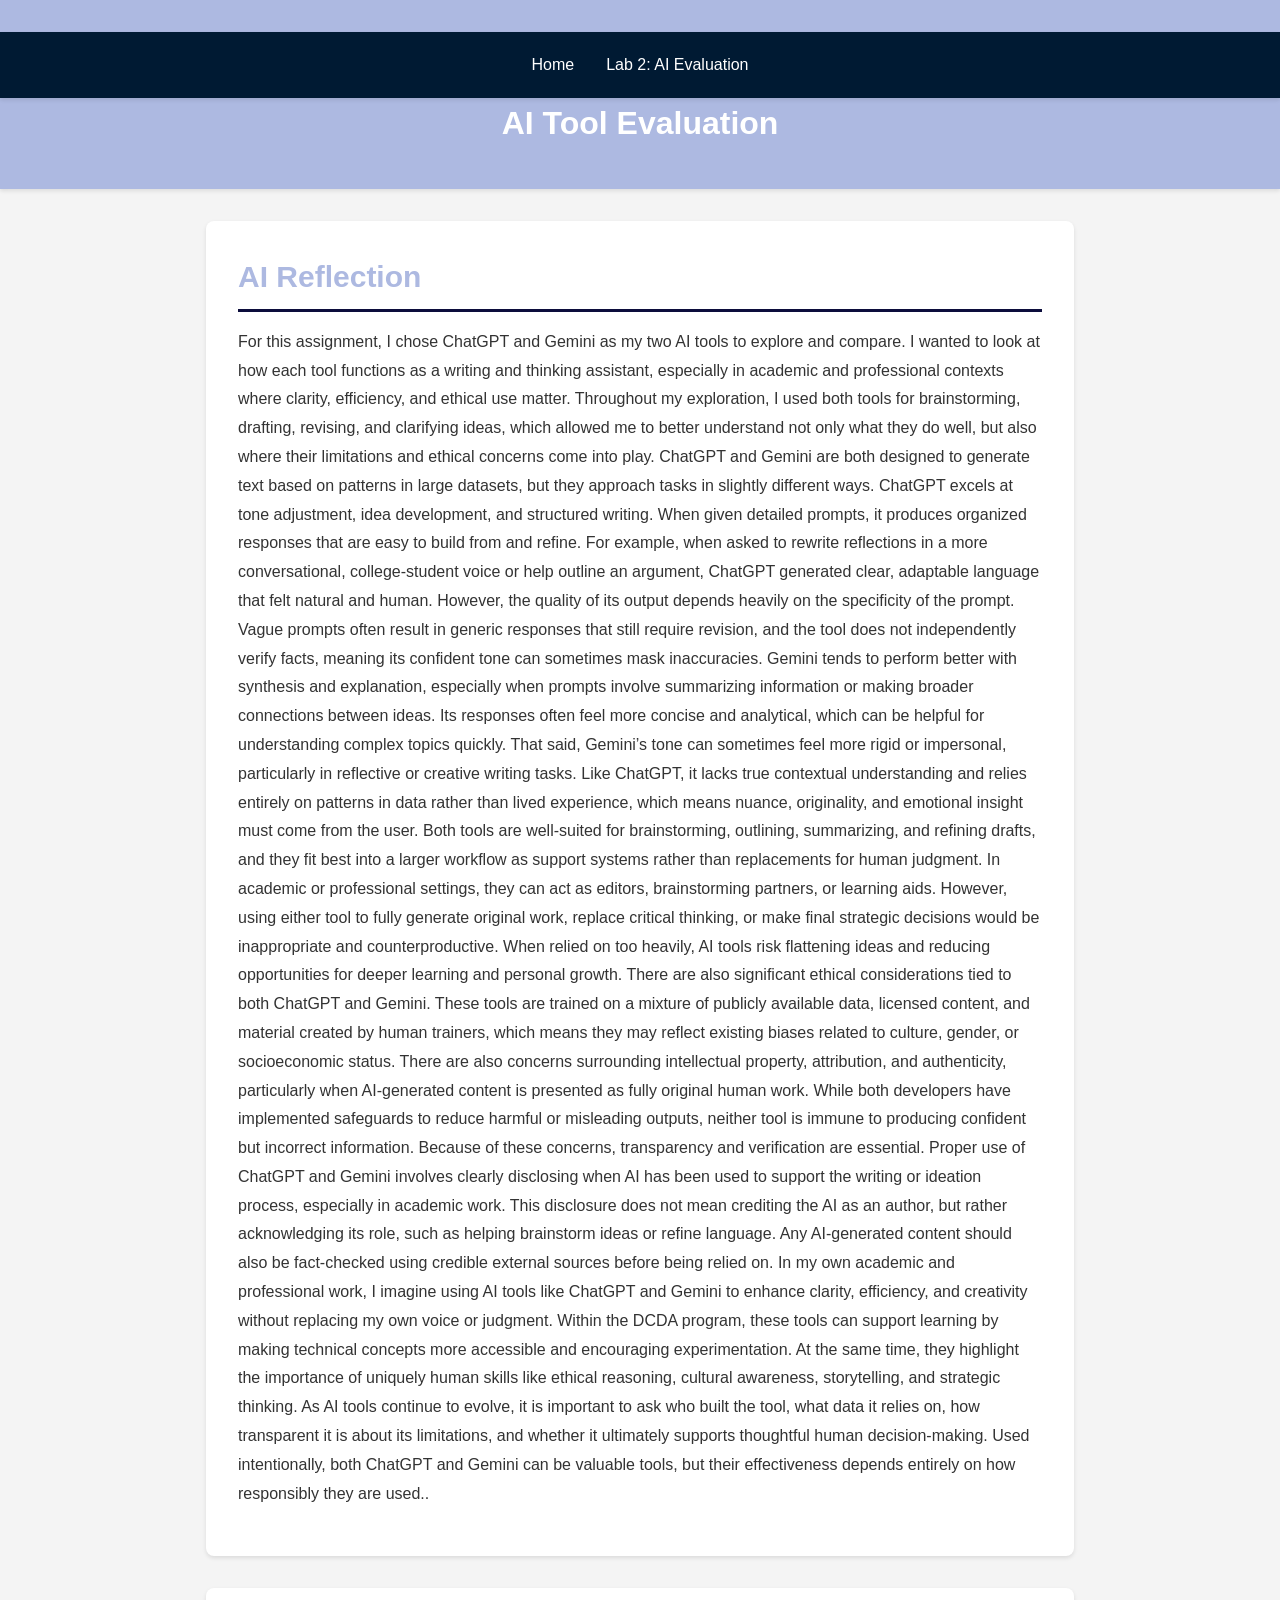
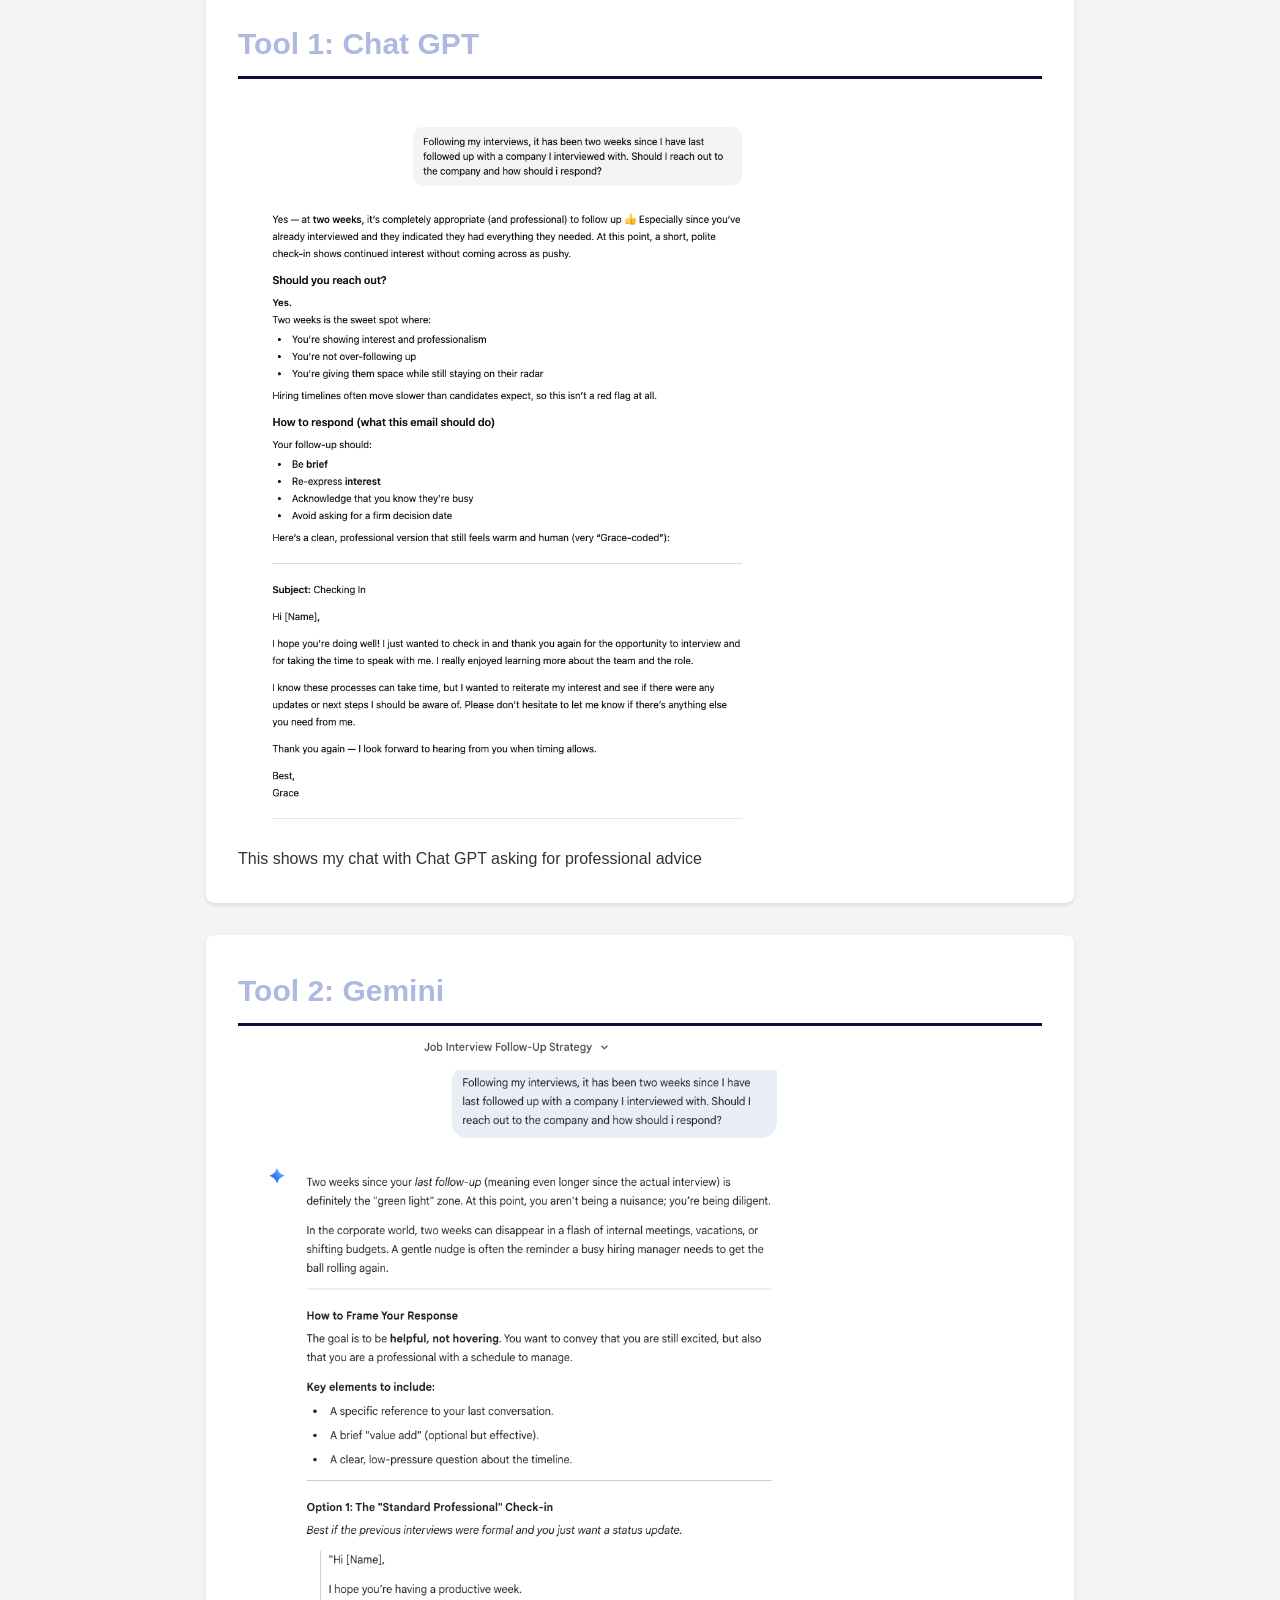
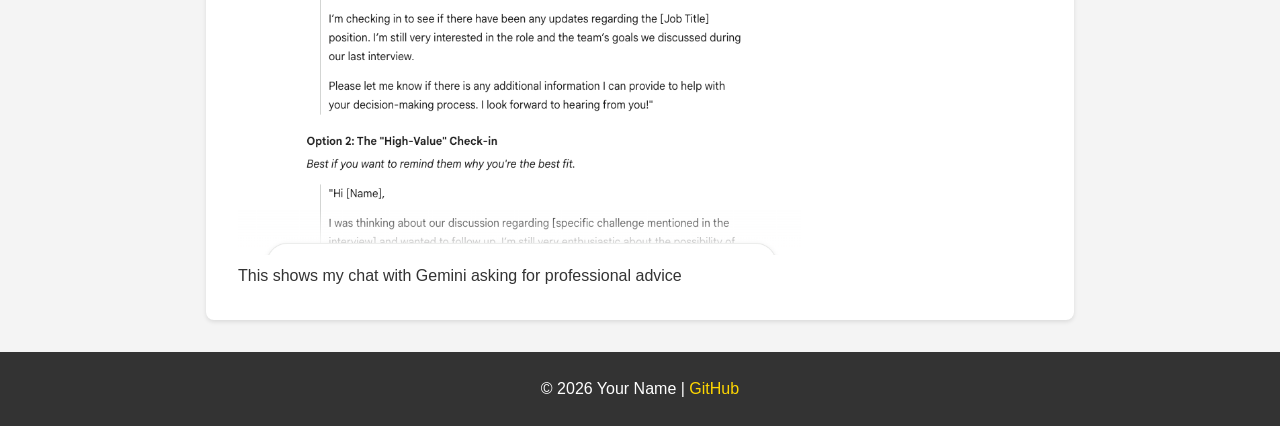
<file: lab02.html>
<!DOCTYPE html>
<html lang="en">
<head>
    <meta charset="UTF-8">
    <meta name="viewport" content="width=device-width, initial-scale=1.0">
    <title>AI Evaluation | Your Name</title>
    <link rel="stylesheet" href="css/styles.css">
</head>
<body>
    <header>
        <nav>
            <a href="index.html">Home</a>
            <a href="lab02.html" class="active">Lab 2: AI Evaluation</a>
            <!-- Add more lab links as the semester progresses -->
        </nav>
        <h1>AI Tool Evaluation</h1>
    </header>

    <main>
        <section>
            <h2>AI Reflection</h2>
            <p>For this assignment, I chose ChatGPT and Gemini as my two AI tools to explore and compare. I wanted to look at how each tool functions as a writing and thinking assistant, especially in academic and professional contexts where clarity, efficiency, and ethical use matter. Throughout my exploration, I used both tools for brainstorming, drafting, revising, and clarifying ideas, which allowed me to better understand not only what they do well, but also where their limitations and ethical concerns come into play.

ChatGPT and Gemini are both designed to generate text based on patterns in large datasets, but they approach tasks in slightly different ways. ChatGPT excels at tone adjustment, idea development, and structured writing. When given detailed prompts, it produces organized responses that are easy to build from and refine. For example, when asked to rewrite reflections in a more conversational, college-student voice or help outline an argument, ChatGPT generated clear, adaptable language that felt natural and human. However, the quality of its output depends heavily on the specificity of the prompt. Vague prompts often result in generic responses that still require revision, and the tool does not independently verify facts, meaning its confident tone can sometimes mask inaccuracies.

Gemini tends to perform better with synthesis and explanation, especially when prompts involve summarizing information or making broader connections between ideas. Its responses often feel more concise and analytical, which can be helpful for understanding complex topics quickly. That said, Gemini’s tone can sometimes feel more rigid or impersonal, particularly in reflective or creative writing tasks. Like ChatGPT, it lacks true contextual understanding and relies entirely on patterns in data rather than lived experience, which means nuance, originality, and emotional insight must come from the user.

Both tools are well-suited for brainstorming, outlining, summarizing, and refining drafts, and they fit best into a larger workflow as support systems rather than replacements for human judgment. In academic or professional settings, they can act as editors, brainstorming partners, or learning aids. However, using either tool to fully generate original work, replace critical thinking, or make final strategic decisions would be inappropriate and counterproductive. When relied on too heavily, AI tools risk flattening ideas and reducing opportunities for deeper learning and personal growth.

There are also significant ethical considerations tied to both ChatGPT and Gemini. These tools are trained on a mixture of publicly available data, licensed content, and material created by human trainers, which means they may reflect existing biases related to culture, gender, or socioeconomic status. There are also concerns surrounding intellectual property, attribution, and authenticity, particularly when AI-generated content is presented as fully original human work. While both developers have implemented safeguards to reduce harmful or misleading outputs, neither tool is immune to producing confident but incorrect information.

Because of these concerns, transparency and verification are essential. Proper use of ChatGPT and Gemini involves clearly disclosing when AI has been used to support the writing or ideation process, especially in academic work. This disclosure does not mean crediting the AI as an author, but rather acknowledging its role, such as helping brainstorm ideas or refine language. Any AI-generated content should also be fact-checked using credible external sources before being relied on.

In my own academic and professional work, I imagine using AI tools like ChatGPT and Gemini to enhance clarity, efficiency, and creativity without replacing my own voice or judgment. Within the DCDA program, these tools can support learning by making technical concepts more accessible and encouraging experimentation. At the same time, they highlight the importance of uniquely human skills like ethical reasoning, cultural awareness, storytelling, and strategic thinking. As AI tools continue to evolve, it is important to ask who built the tool, what data it relies on, how transparent it is about its limitations, and whether it ultimately supports thoughtful human decision-making. Used intentionally, both ChatGPT and Gemini can be valuable tools, but their effectiveness depends entirely on how responsibly they are used..</p>
        </section>

        <section>
  <h2>Tool 1: Chat GPT</h2>

  <figure>
            <img src="chat gpt .png" alt="Screenshot of ChatGPT interface" style="max-width: 70%;">
    <figcaption>This shows my chat with Chat GPT asking for professional advice</figcaption>
  </figure>
</section>

<section>
  <h2>Tool 2: Gemini</h2>

  <figure>
    <img src="images/Gemini.png" alt="Screenshot of Gemini interface" style="max-width: 70%;">
    <figcaption>This shows my chat with Gemini asking for professional advice</figcaption>
  </figure>
</section>
        
    </main>

    <footer>
        <p>&copy; 2026 Your Name | <a href="https://github.com/yourusername/dcda-portfolio">GitHub</a></p>
    </footer>
</body>
</html>
</file>
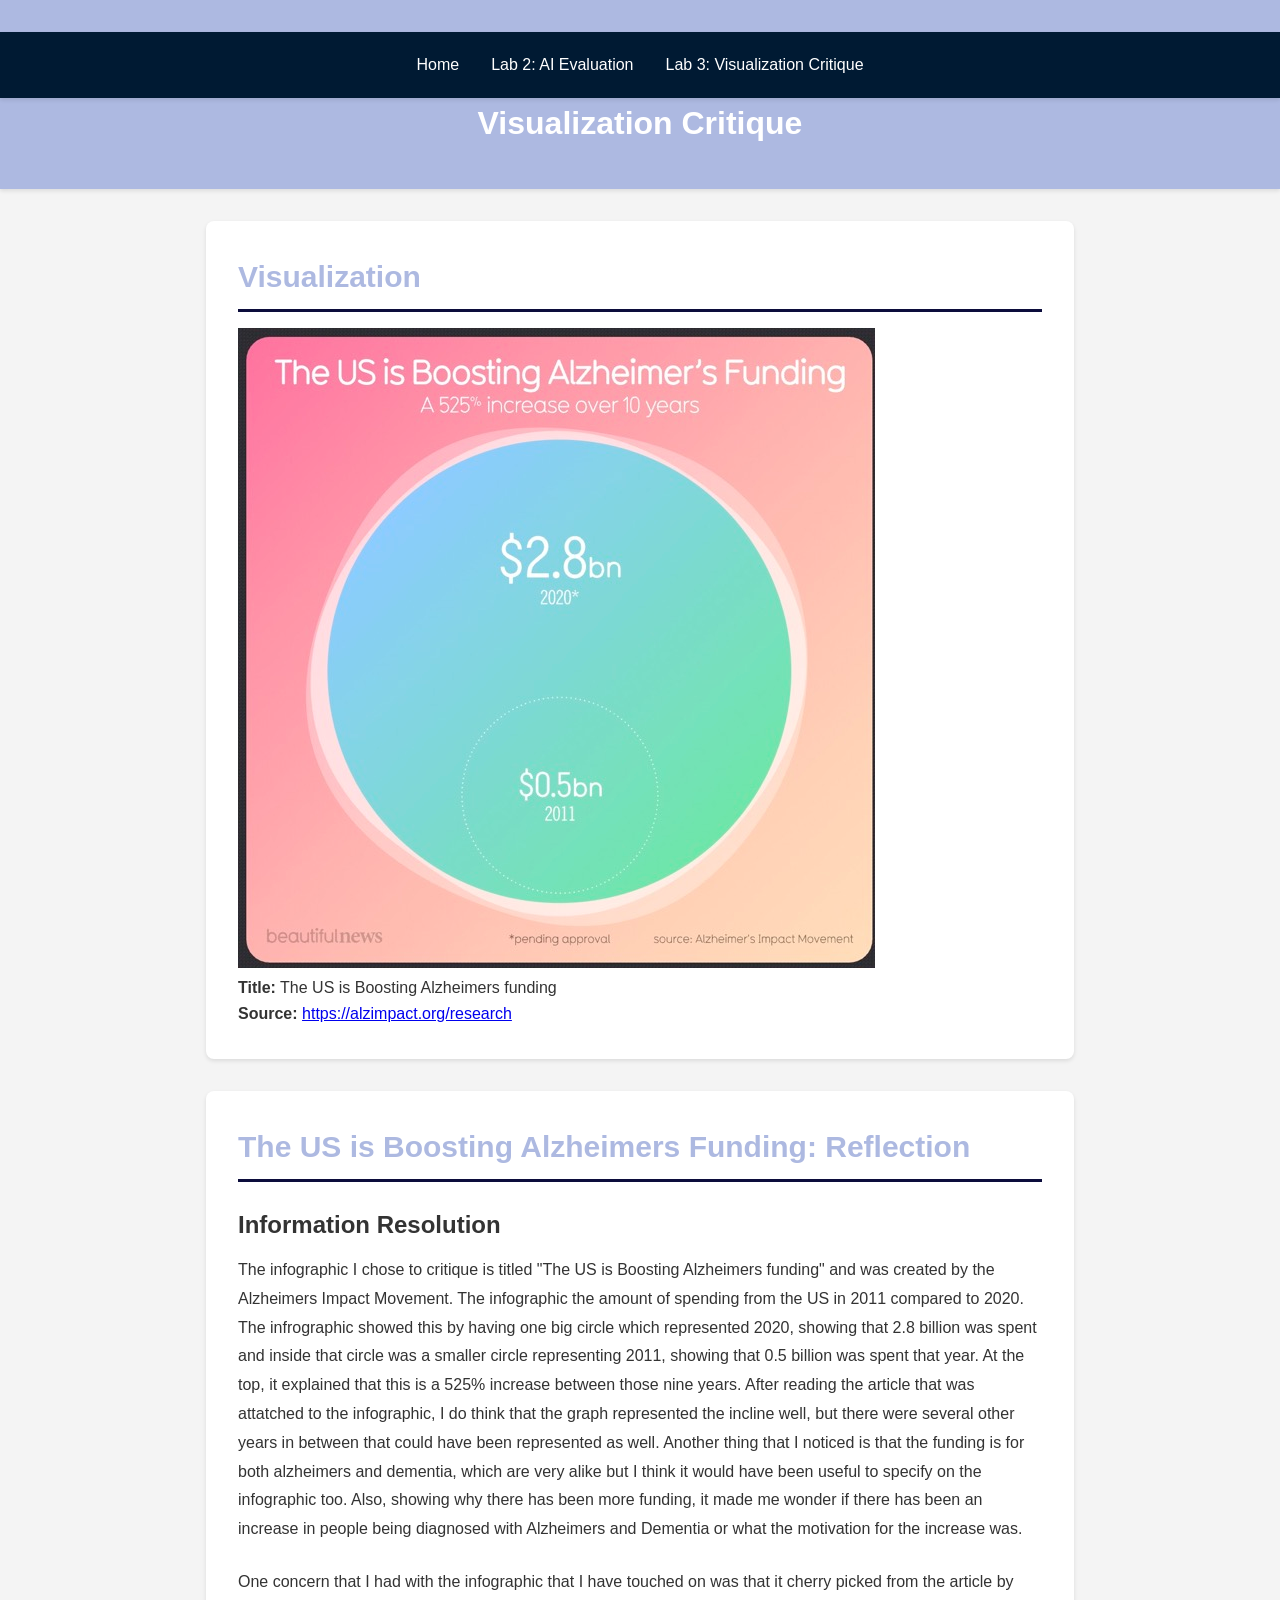
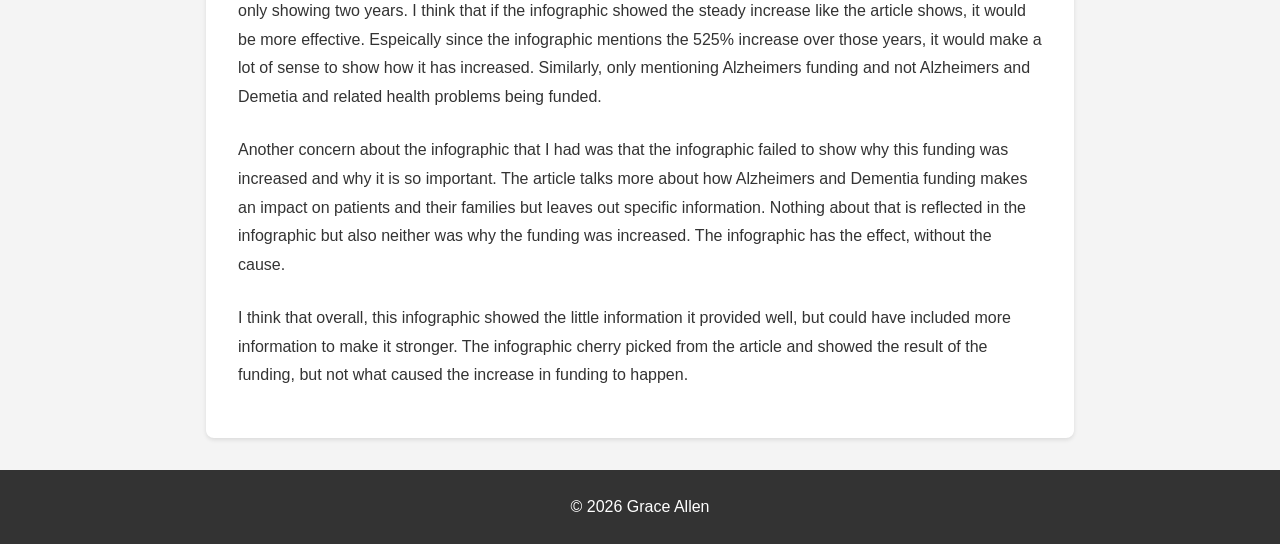
<file: lab03.html>
<!DOCTYPE html>
<html lang="en">
<head>
    <meta charset="UTF-8">
    <meta name="viewport" content="width=device-width, initial-scale=1.0">
    <title>Visualization Critique | Your Name</title>
    <link rel="stylesheet" href="css/styles.css">
</head>
<body>
    <header>
        <nav>
            <a href="index.html">Home</a>
            <a href="lab02.html">Lab 2: AI Evaluation</a>
            <a href="lab03.html" class="active">Lab 3: Visualization Critique</a>
            <!-- Add more lab links as the semester progresses -->
        </nav>
        <h1>Visualization Critique</h1>
    </header>

    <main>
        <section>
            <h2>Visualization</h2>
            <figure>
                <img src="images/infographic.jpeg" alt="Alzheimer’s funding infographic">
                <figcaption>
                    <strong>Title:</strong> The US is Boosting Alzheimers funding<br>
                    <strong>Source:</strong> <a href="[URL]" target="_blank">https://alzimpact.org/research</a>
                </figcaption>
            </figure>
        </section>

        <section>
            <h2>The US is Boosting Alzheimers Funding: Reflection</h2>
            </h2>
            
            <h3>Information Resolution</h3>
            <p>The infographic I chose to critique is titled "The US is Boosting Alzheimers funding" and was created by the Alzheimers Impact Movement. The infographic the amount of spending from the US in 2011 compared to 2020. The infrographic showed this by having one big circle which represented 2020, showing that 2.8 billion was spent and inside that circle was a smaller circle representing 2011, showing that 0.5 billion was spent that year. At the top, it explained that this is a 525% increase between those nine years. After reading the article that was attatched to the infographic, I do think that the graph represented the incline well, but there were several other years in between that could have been represented as well. Another thing that I noticed is that the funding is for both alzheimers and dementia, which are very alike but I think it would have been useful to specify on the infographic too. Also, showing why there has been more funding, it made me wonder if there has been an increase in people being diagnosed with Alzheimers and Dementia or what the motivation for the increase was.    </p>

            <h3></h3>
            <p>One concern that I had with the infographic that I have touched on was that it cherry picked from the article by only showing two years. I think that if the infographic showed the steady increase like the article shows, it would be more effective. Espeically since the infographic mentions the 525% increase over those years, it would make a lot of sense to show how it has increased. Similarly, only mentioning Alzheimers funding and not Alzheimers and Demetia and related health problems being funded.    </p>

            <h3></h3>
            <p> Another concern about the infographic that I had was that the infographic failed to show why this funding was increased and why it is so important. The article talks more about how Alzheimers and Dementia funding makes an impact on patients and their families but leaves out specific information. Nothing about that is reflected in the infographic but also neither was why the funding was increased. The infographic has the effect, without the cause. </p>

            <h3></h3>
            <p>I think that overall, this infographic showed the little information it provided well, but could have included more information to make it stronger. The infographic cherry picked from the article and showed the result of the funding, but not what caused the increase in funding to happen.  </p>
        </section>
    </main>

    <footer>
        <p>© 2026 Grace Allen</p>
    </footer>
</body>
</html>
</file>
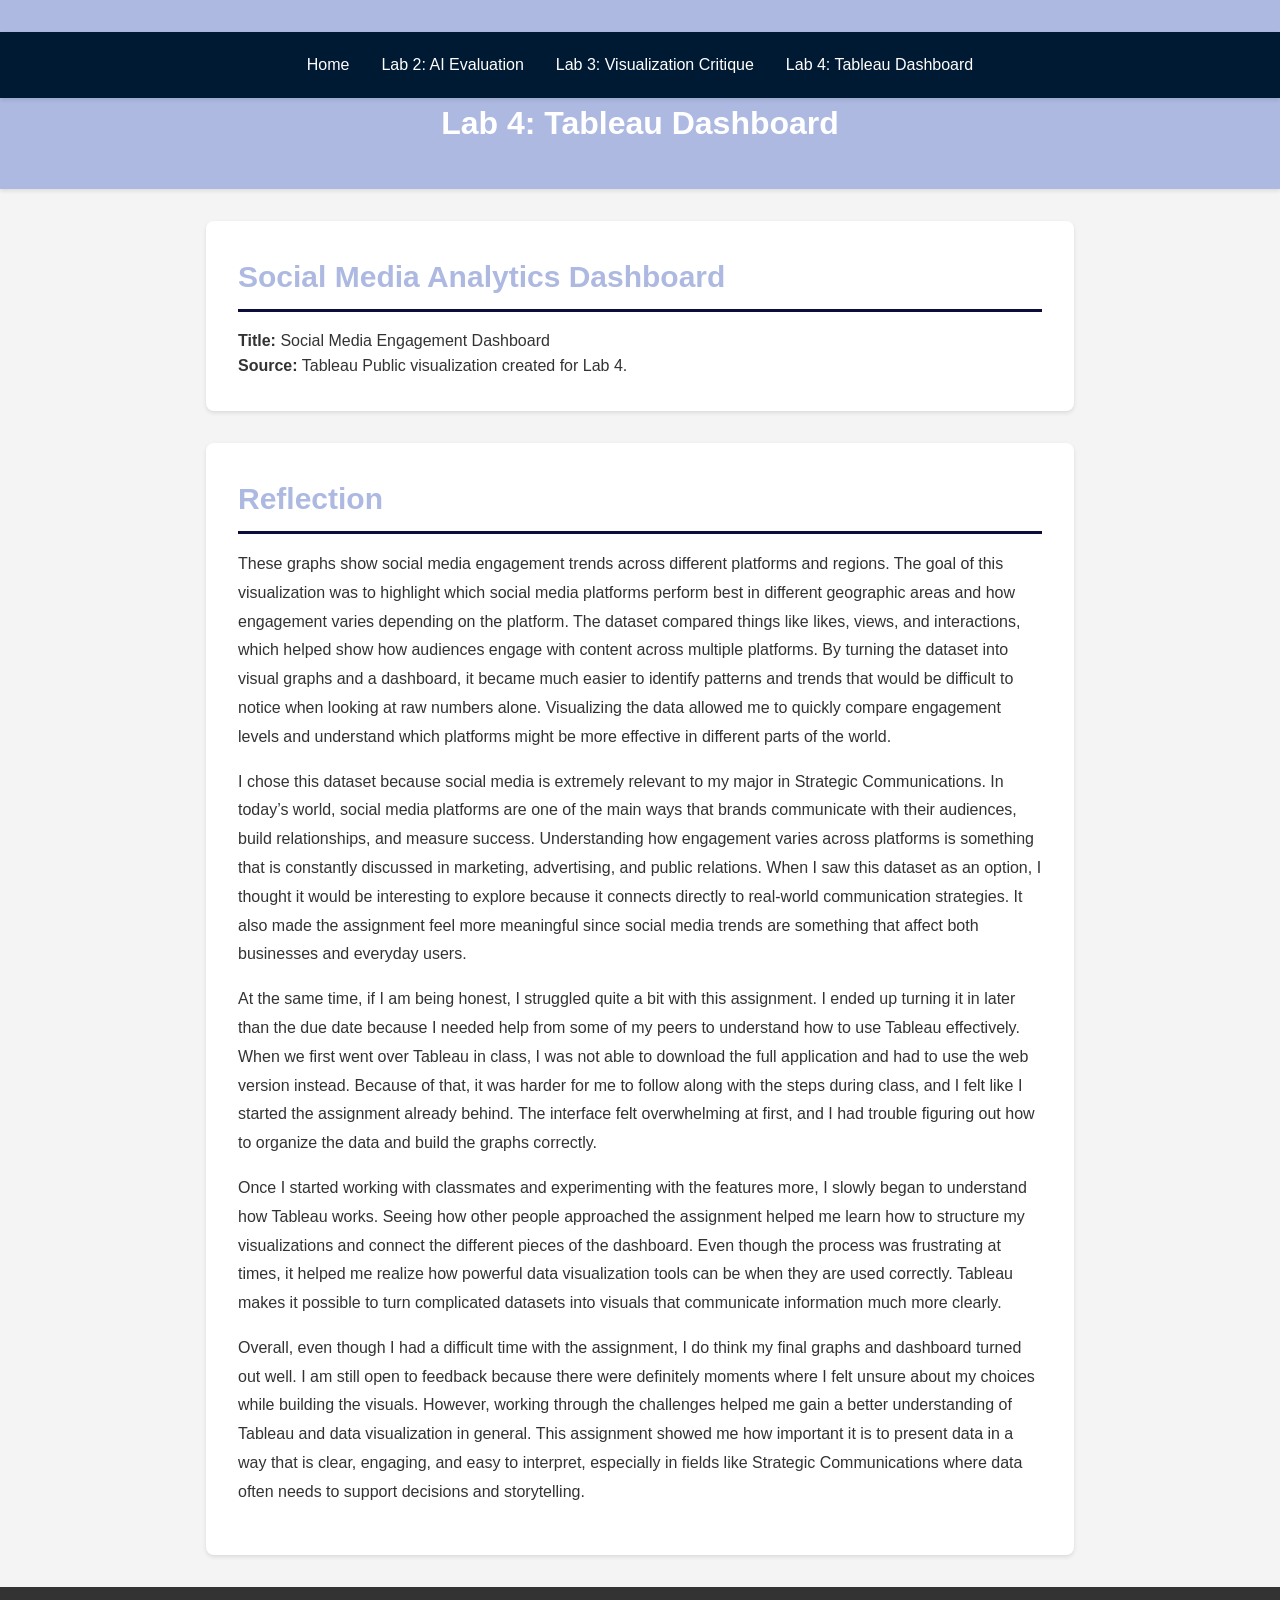
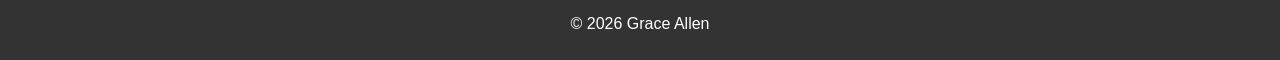
<file: lab04.html>
<!DOCTYPE html>
<html lang="en">
<head>
    <meta charset="UTF-8">
    <meta name="viewport" content="width=device-width, initial-scale=1.0">
    <title>Lab 4: Tableau Dashboard | Grace Allen</title>
    <link rel="stylesheet" href="css/styles.css">
</head>
<body>

<header>
    <nav>
        <a href="index.html">Home</a>
        <a href="lab02.html">Lab 2: AI Evaluation</a>
        <a href="lab03.html">Lab 3: Visualization Critique</a>
        <a href="lab04.html" class="active">Lab 4: Tableau Dashboard</a>
    </nav>
    <h1>Lab 4: Tableau Dashboard</h1>
</header>

<main>

<section>
    <h2>Social Media Analytics Dashboard</h2>

    <figure>

        <!-- TABLEAU EMBED START -->
        <div class='tableauPlaceholder' id='viz1771348802297' style='position: relative'>
            <noscript>
                <a href='#'>
                    <img alt='Dashboard'
                         src='https://public.tableau.com/static/images/La/Lab04_17713487631030/Dashboard1/1_rss.png'
                         style='border: none' />
                </a>
            </noscript>

            <object class='tableauViz' style='display:none;'>
                <param name='host_url' value='https%3A%2F%2Fpublic.tableau.com%2F' />
                <param name='embed_code_version' value='3' />
                <param name='site_root' value='' />
                <param name='name' value='Lab04_17713487631030/Dashboard1' />
                <param name='tabs' value='no' />
                <param name='toolbar' value='yes' />
                <param name='static_image'
                       value='https://public.tableau.com/static/images/La/Lab04_17713487631030/Dashboard1/1.png' />
                <param name='animate_transition' value='yes' />
                <param name='display_static_image' value='yes' />
                <param name='display_spinner' value='yes' />
                <param name='display_overlay' value='yes' />
                <param name='display_count' value='yes' />
                <param name='language' value='en-US' />
                <param name='filter' value='publish=yes' />
            </object>
        </div>

        <script type='text/javascript'>
            var divElement = document.getElementById('viz1771348802297');
            var vizElement = divElement.getElementsByTagName('object')[0];

            if (divElement.offsetWidth > 800) {
                vizElement.style.width = '100%';
                vizElement.style.height = (divElement.offsetWidth * 0.75) + 'px';
            } else if (divElement.offsetWidth > 500) {
                vizElement.style.width = '100%';
                vizElement.style.height = (divElement.offsetWidth * 0.75) + 'px';
            } else {
                vizElement.style.width = '100%';
                vizElement.style.height = '1027px';
            }

            var scriptElement = document.createElement('script');
            scriptElement.src = 'https://public.tableau.com/javascripts/api/viz_v1.js';
            vizElement.parentNode.insertBefore(scriptElement, vizElement);
        </script>
        <!-- TABLEAU EMBED END -->

        <figcaption>
            <strong>Title:</strong> Social Media Engagement Dashboard<br>
            <strong>Source:</strong>
            Tableau Public visualization created for Lab 4.
        </figcaption>

    </figure>
</section>

<section>
    <h2>Reflection</h2>
    <p>
        These graphs show social media engagement trends across different platforms and regions. The goal of this visualization was to highlight which social media platforms perform best in different geographic areas and how engagement varies depending on the platform. The dataset compared things like likes, views, and interactions, which helped show how audiences engage with content across multiple platforms. By turning the dataset into visual graphs and a dashboard, it became much easier to identify patterns and trends that would be difficult to notice when looking at raw numbers alone. Visualizing the data allowed me to quickly compare engagement levels and understand which platforms might be more effective in different parts of the world.
    </p>

    <p>
        I chose this dataset because social media is extremely relevant to my major in Strategic Communications. In today’s world, social media platforms are one of the main ways that brands communicate with their audiences, build relationships, and measure success. Understanding how engagement varies across platforms is something that is constantly discussed in marketing, advertising, and public relations. When I saw this dataset as an option, I thought it would be interesting to explore because it connects directly to real-world communication strategies. It also made the assignment feel more meaningful since social media trends are something that affect both businesses and everyday users.
    </p>

    <p>
        At the same time, if I am being honest, I struggled quite a bit with this assignment. I ended up turning it in later than the due date because I needed help from some of my peers to understand how to use Tableau effectively. When we first went over Tableau in class, I was not able to download the full application and had to use the web version instead. Because of that, it was harder for me to follow along with the steps during class, and I felt like I started the assignment already behind. The interface felt overwhelming at first, and I had trouble figuring out how to organize the data and build the graphs correctly.
    </p>

    <p>
        Once I started working with classmates and experimenting with the features more, I slowly began to understand how Tableau works. Seeing how other people approached the assignment helped me learn how to structure my visualizations and connect the different pieces of the dashboard. Even though the process was frustrating at times, it helped me realize how powerful data visualization tools can be when they are used correctly. Tableau makes it possible to turn complicated datasets into visuals that communicate information much more clearly.
    </p>

    <p>
        Overall, even though I had a difficult time with the assignment, I do think my final graphs and dashboard turned out well. I am still open to feedback because there were definitely moments where I felt unsure about my choices while building the visuals. However, working through the challenges helped me gain a better understanding of Tableau and data visualization in general. This assignment showed me how important it is to present data in a way that is clear, engaging, and easy to interpret, especially in fields like Strategic Communications where data often needs to support decisions and storytelling.
    </p>
</section>

</main>

<footer>
    <p>© 2026 Grace Allen</p>
</footer>

</body>
</html>
</file>
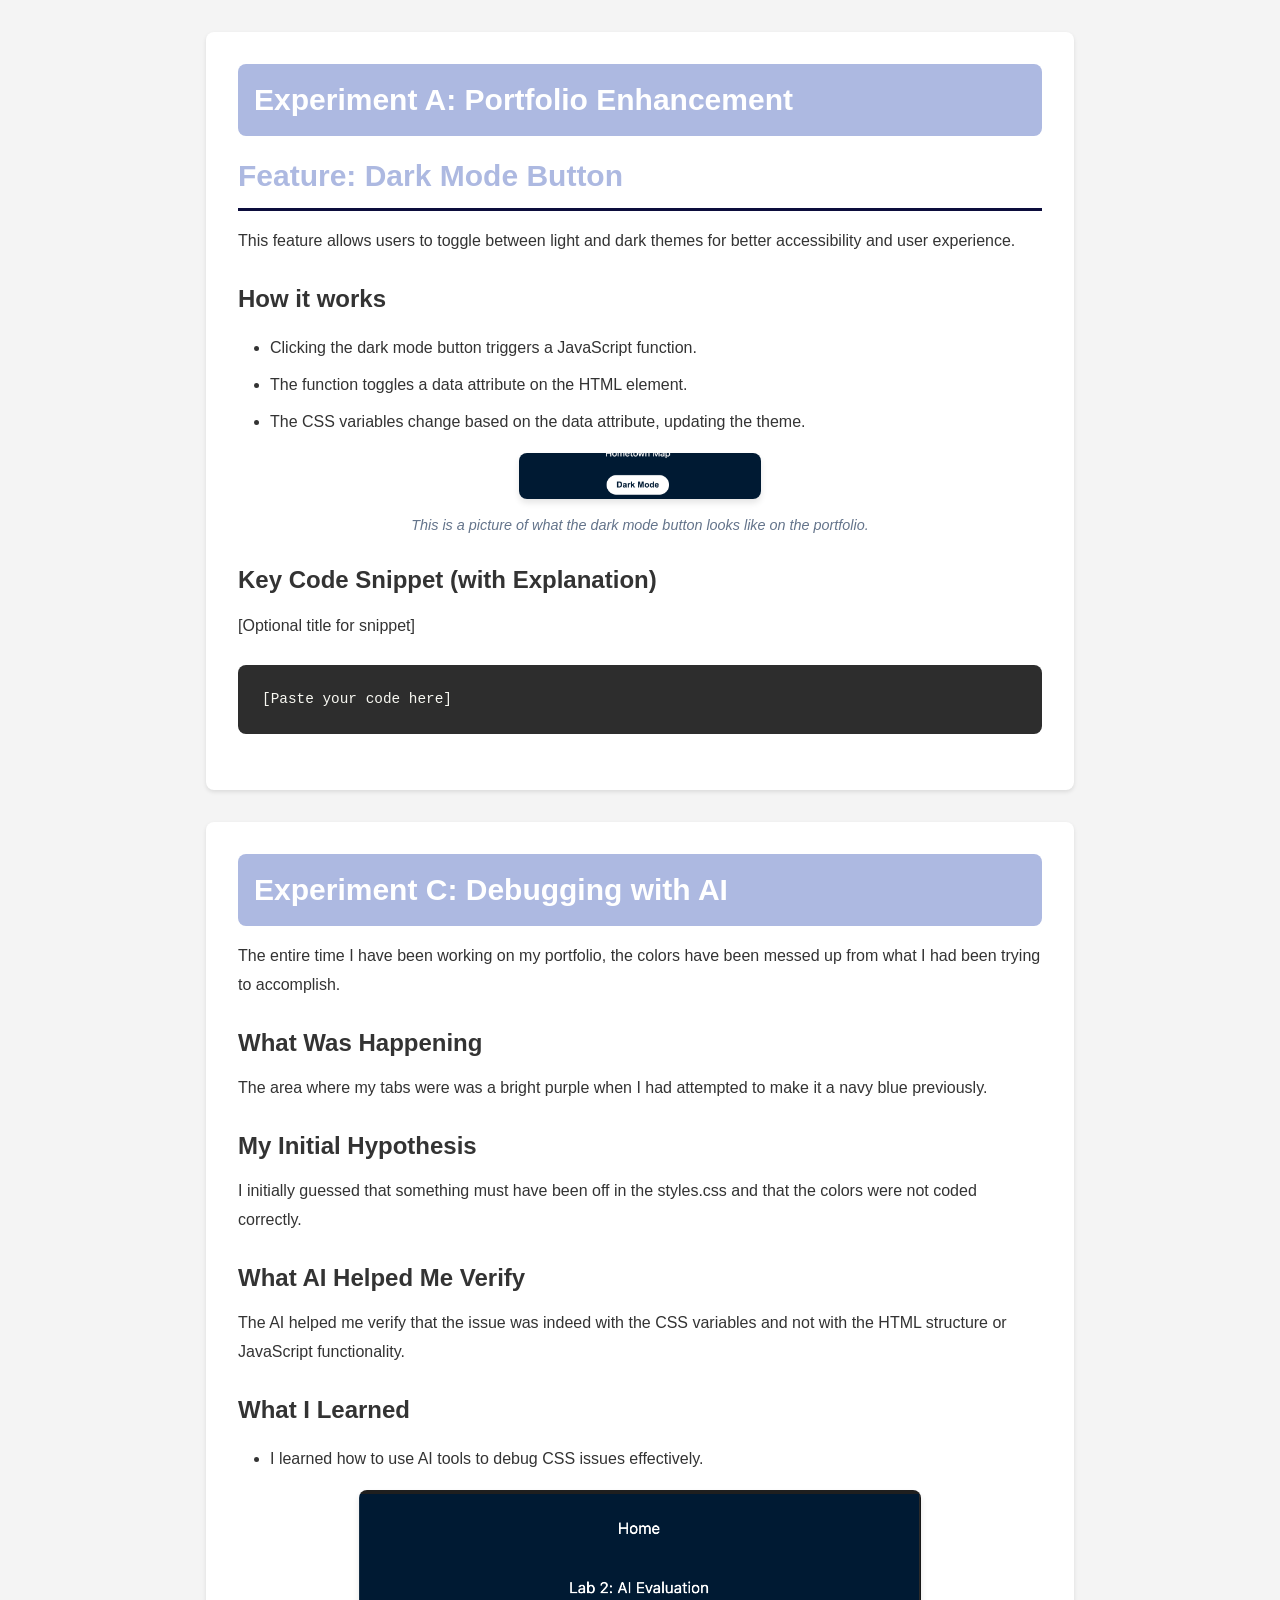
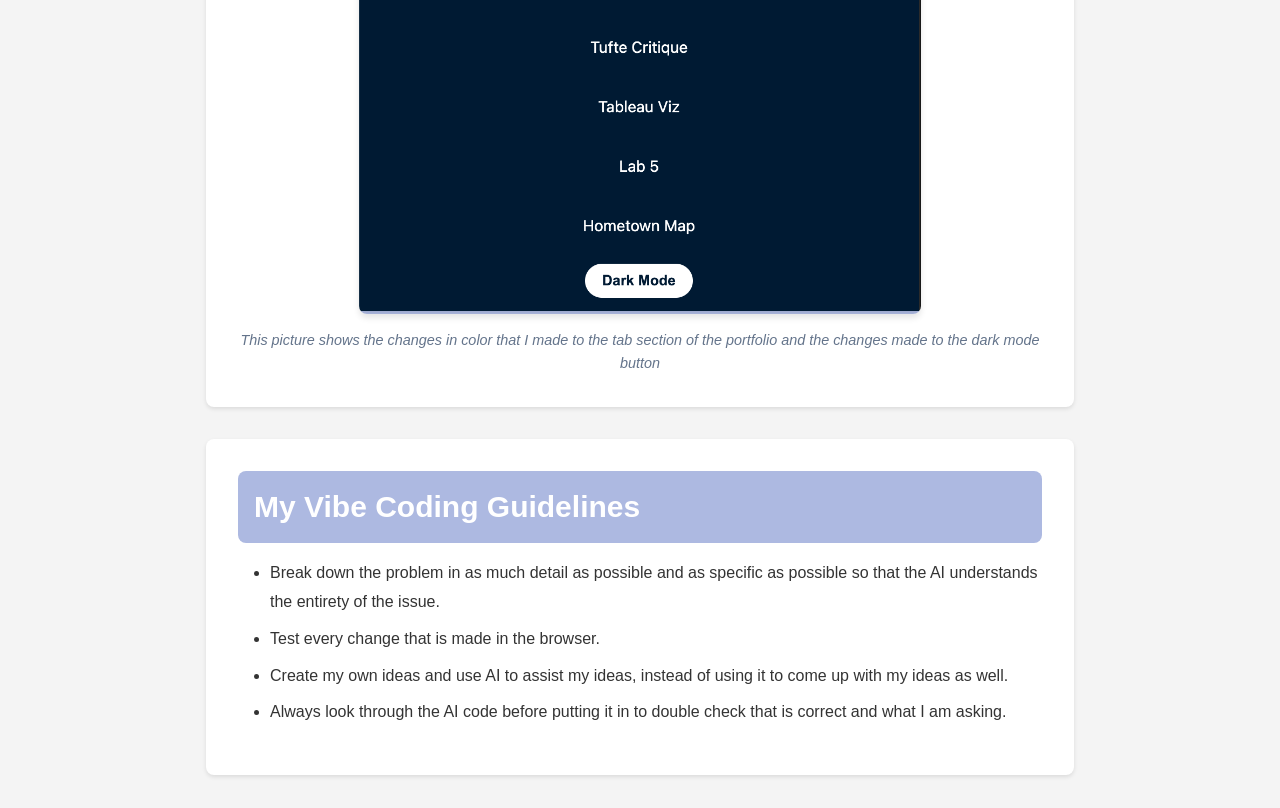
<file: lab05.html>
<!DOCTYPE html>
<html lang="en">
<head>
    <meta charset="UTF-8">
    <meta name="viewport" content="width=device-width, initial-scale=1.0">
    <title>Lab 4: Tableau Dashboard | Grace Allen</title>
    <link rel="stylesheet" href="css/styles.css">
</head>
<body>
<main>

  <section class="lab-section">
    <h2 class="exp-title">Experiment A: Portfolio Enhancement</h2>
    <div class="exp-divider"></div>

    <h2 class="feature-title">Feature: Dark Mode Button</h2>
    <p>This feature allows users to toggle between light and dark themes for better accessibility and user experience.</p>

    <h3>How it works</h3>
    <ul>
      <li>Clicking the dark mode button triggers a JavaScript function.</li>
      <li>The function toggles a data attribute on the HTML element.</li>
      <li>The CSS variables change based on the data attribute, updating the theme.</li>
    </ul>

    <figure class="image-card">
      <img src="images/darkmode.png" alt="[describe image]" />
      <figcaption>This is a picture of what the dark mode button looks like on the portfolio. </figcaption>
    </figure>

    <h3>Key Code Snippet (with Explanation)</h3>
    <p class="code-block-title">[Optional title for snippet]</p>
    <pre><code>[Paste your code here]</code></pre>
  </section>


  <section class="lab-section">
    <h2 class="exp-title">Experiment C: Debugging with AI</h2>
    <div class="exp-divider"></div>

    <p>The entire time I have been working on my portfolio, the colors have been messed up from what I had been trying to accomplish.</p>

    <h3>What Was Happening</h3>
    <p>The area where my tabs were was a bright purple when I had attempted to make it a navy blue previously. </p>

    <h3>My Initial Hypothesis</h3>
    <p>I initially guessed that something must have been off in the styles.css and that the colors were not coded correctly. </p>

    <h3>What AI Helped Me Verify</h3>
    <p>The AI helped me verify that the issue was indeed with the CSS variables and not with the HTML structure or JavaScript functionality.</p>

   
    <h3>What I Learned</h3>
    <ul>
      <li>I learned how to use AI tools to debug CSS issues effectively.</li>
    </ul>

    <figure class="image-card">
      <img src="images/partc.png" alt="[describe image]" style="max-width: 70%;" />
      <figcaption>This picture shows the changes in color that I made to the tab section of the portfolio and the changes made to the dark mode button</figcaption>
    </figure>
  </section>
<section class="lab-section">
  <h2 class="exp-title">My Vibe Coding Guidelines</h2>
  <div class="exp-divider"></div>

  <ul class="guidelines-list">
    <li>Break down the problem in as much detail as possible and as specific as possible so that the AI understands the entirety of the issue. </li>
    <li>Test every change that is made in the browser.</li>
    <li>Create my own ideas and use AI to assist my ideas, instead of using it to come up with my ideas as well. </li>
    <li>Always look through the AI code before putting it in to double check that is correct and what I am asking.  </li>
  </ul>
</section>
</main>
</body>
</html>
</file>
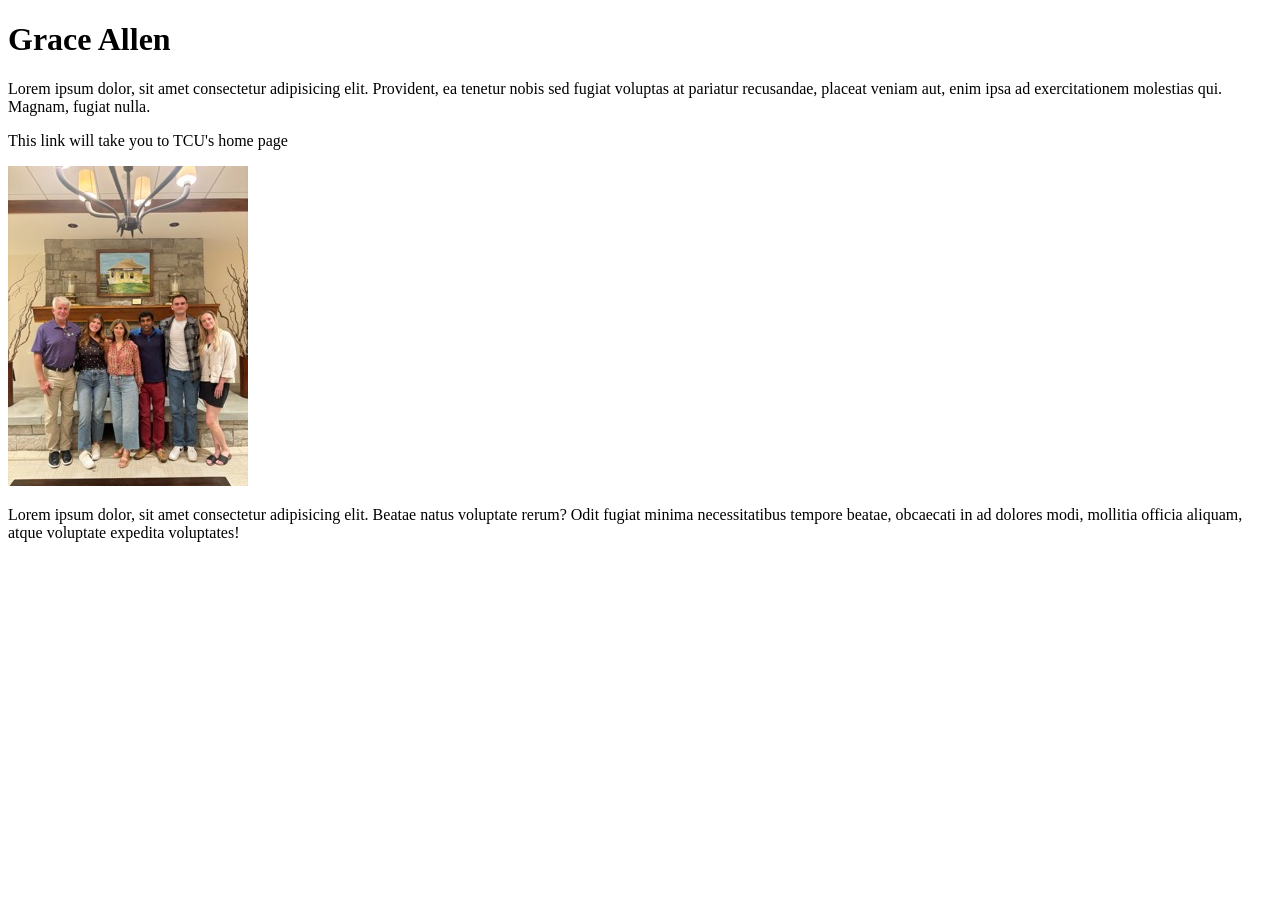
<file: sandbox.html>
<!DOCTYPE html>
<html lang="en">
<head>
    <meta charset="UTF-8">
    <meta name="viewport" content="width=device-width, initial-scale=1.0">
    <title>Document</title>
</head>



<body>
    
</body>




<h1>Grace Allen </h1>



<p>Lorem ipsum dolor, sit amet consectetur adipisicing elit. Provident, ea tenetur nobis sed fugiat voluptas at pariatur recusandae, placeat veniam aut, enim ipsa ad exercitationem molestias qui. Magnam, fugiat nulla.




<p>This link will take you to TCU's home page</p>

</html>




<img src="images/IMG_4963_VSCO Small.jpeg" alt="CSS New Build"> <width="30%"></width>


    <p>Lorem ipsum dolor, sit amet consectetur adipisicing elit. Beatae natus voluptate rerum? Odit fugiat minima necessitatibus tempore beatae, obcaecati in ad dolores modi, mollitia officia aliquam, atque voluptate expedita voluptates!</p>
</file>
<file: css/styles.css>
/* =========================
   DCDA 40833 Skills Portfolio Template
   CSS Stylesheet for Student Portfolios
   ========================= */

/* =========================
   CSS Variables (Color Scheme)
   ========================= */
:root {
    --primary-color: #adb9e1;      /* TCU Purple */
    --secondary-color: #0c0d3c;    /* Light Purple */
    --accent-color: #ffd700;       /* Gold accent */
    --text-color: #333;            /* Dark gray for text */
    --text-secondary: #64748b;     /* Lighter gray for captions */
    --bg-color: #f4f4f4;           /* Light background */
    --white: #ffffff;
}

html[data-theme="dark"] {
    --text-color: #f2f2f2;
    --text-secondary: #b0b0b0;
    --bg-color: #121212;
    --primary-color: #9a9bb0;
}

html[data-theme="dark"] main section {
    background-color: #1e1e1e;
}

/* =========================
   Basic Reset & Typography
   ========================= */
* {
    margin: 0;
    padding: 0;
    box-sizing: border-box;
}

html {
    scroll-behavior: smooth;       /* Smooth scrolling for anchor links */
}

body {
    font-family: -apple-system, BlinkMacSystemFont, 'Segoe UI', 'Roboto', 'Helvetica Neue', Arial, sans-serif;
    line-height: 1.6;
    color: var(--text-color);
    background-color: var(--bg-color);
    transition: background-color 0.3s ease, color 0.3s ease;
}

/* =========================
   Header & Navigation
   ========================= */
/* Style semantic tags directly - no classes needed! */
header {
    background-color: var(--primary-color);
    color: white;
    padding: 2rem 0;
    text-align: center;
    box-shadow: 0 2px 4px rgba(0, 0, 0, 0.1);
}

header h1 {
    color: white;
    margin: 0 0 0.5rem 0;
    font-size: 2rem;
}

header p {
    margin: 0;
    opacity: 0.9;
    font-size: 1.1rem;
}

nav {
    background-color: #001a33;
    padding: 0.75rem;
    display: flex;              /* Make nav a flex container */
    justify-content: center;    /* Center the ul inside nav */
    position: sticky;           /* Stick to top when scrolling */
    top: 0;
    z-index: 100;
    box-shadow: 0 2px 4px rgba(0, 0, 0, 0.1);
}

/* Style the navigation list */
nav ul {
    list-style: none;           /* Remove bullets */
    padding: 0;                 /* Remove default padding */
    margin: 0;                  /* Remove default margin */
    display: flex;              /* Arrange items horizontally */
    flex-direction: row;        /* Explicit: horizontal on desktop */
    justify-content: center;    /* Center the items */
    gap: 1rem;                  /* Space between items */
    flex-wrap: wrap;            /* Wrap on small screens */
}

nav li {
    list-style: none;           /* Extra insurance - remove bullets */
}

nav a {
    color: white;
    text-decoration: none;
    padding: 0.5rem 1rem;
    transition: background-color 0.3s ease;
    border-radius: 4px;
}

nav a:hover {
    background-color: var(--primary-color);
}

/* Theme toggle button */
.theme-toggle {
    padding: 0.5rem 1rem;
    background-color: white;
    color: #001a33;
    border: none;
    border-radius: 20px;
    cursor: pointer;
    font-weight: 600;
    transition: all 0.3s ease;
}

.theme-toggle:hover {
    transform: scale(1.05);
    box-shadow: 0 4px 8px rgba(0, 0, 0, 0.2);
}

html[data-theme="dark"] .theme-toggle {
    background-color: white;
    color: #001a33;
}

/* =========================
   Main Content
   ========================= */
/* Style main semantic tag directly */
main {
    max-width: 900px;          /* Don't get too wide */
    margin: 2rem auto;         /* Center horizontally */
    padding: 0 1rem;           /* Space on sides for mobile */
}

/* All sections inside main get consistent styling */
main section {
    background-color: white;
    padding: 2rem;
    margin-bottom: 2rem;       /* Space between sections */
    border-radius: 8px;        /* Rounded corners */
    box-shadow: 0 2px 4px rgba(0, 0, 0, 0.1);
}

/* Style h2 headings inside sections */
main section h2 {
    color: var(--primary-color);
    border-bottom: 3px solid var(--secondary-color);
    padding-bottom: 0.5rem;
    margin-bottom: 1rem;
    font-size: 1.875rem;
}

.exp-title {
    background-color: var(--primary-color);
    color: white;
    border-bottom: none;
    padding: 0.75rem 1rem;
    border-radius: 8px;
}

main section h3 {
    color: var(--text-color);
    margin-top: 1.5rem;
    margin-bottom: 0.75rem;
    font-size: 1.5rem;
}

/* Paragraphs inside sections */
main section p {
    margin-bottom: 1rem;
    line-height: 1.8;
}

.resume-button {
    display: inline-block;
    background-color: #001a33;
    color: white;
    text-decoration: none;
    padding: 0.6rem 1.2rem;
    border-radius: 8px;
    font-weight: 600;
    transition: transform 0.2s ease;
}

.resume-button:hover {
    transform: scale(1.03);
}

/* Lists inside sections */
main section ul,
main section ol {
    margin: 1rem 0 1rem 2rem;
    line-height: 1.8;
}

main section li {
    margin-bottom: 0.5rem;
}

/* =========================
   Data Visualizations
   ========================= */
/* Container for charts and images */
.viz-container {
    margin: 2rem 0;
    text-align: center;
}

.viz-container img {
    max-width: 100%;           /* Responsive: never wider than container */
    height: auto;              /* Maintain aspect ratio */
    border-radius: 8px;
    box-shadow: 0 4px 6px rgba(0, 0, 0, 0.1);
    margin-bottom: 0.5rem;
}

/* Figure captions */
.viz-container figcaption {
    font-style: italic;
    color: var(--text-secondary);
    font-size: 0.9rem;
    margin-top: 0.5rem;
}

/* Image card styling */
.image-card {
    text-align: center;
}

.image-card img {
    max-width: 30%;            /* Make images much smaller */
    height: auto;              /* Maintain aspect ratio */
    border-radius: 8px;
    box-shadow: 0 4px 6px rgba(0, 0, 0, 0.1);
}

.image-card figcaption {
    font-style: italic;
    color: var(--text-secondary);
    font-size: 0.9rem;
    margin-top: 0.5rem;
}

/* Grid layout for multiple visualizations */
.viz-grid {
    display: grid;
    grid-template-columns: repeat(auto-fit, minmax(300px, 1fr));
    gap: 1.5rem;
    margin: 2rem 0;
}

/* =========================
   Code Blocks
   ========================= */
/* Improve pre/code styling for Python code */
pre {
    background: #2d2d2d;          /* Dark background */
    color: #f8f8f2;               /* Light text */
    border: none;
    border-radius: 8px;
    padding: 1.5rem;
    overflow-x: auto;
    margin: 1.5rem 0;
    font-size: 0.9rem;
    line-height: 1.5;
}

code {
    font-family: 'SF Mono', Monaco, 'Cascadia Code', 'Roboto Mono', Consolas, 'Courier New', monospace;
}

/* Inline code (inside paragraphs) */
p code, li code {
    background: #f4f4f4;
    color: #c7254e;
    padding: 0.2rem 0.4rem;
    border-radius: 3px;
    font-size: 0.9em;
}

/* Code block titles */
.code-title {
    background: #1e1e1e;
    color: #9cdcfe;
    padding: 0.5rem 1rem;
    border-radius: 8px 8px 0 0;
    font-family: monospace;
    font-size: 0.85rem;
    margin-bottom: -0.5rem;
}

.code-title + pre {
    border-radius: 0 0 8px 8px;
    margin-top: 0;
}

/* =========================
   Data Tables
   ========================= */
table {
    width: 100%;
    border-collapse: collapse;
    margin: 1.5rem 0;
    background: white;
}

th, td {
    padding: 0.75rem 1rem;
    text-align: left;
    border: 1px solid #e2e8f0;
}

th {
    background: var(--primary-color);
    color: white;
    font-weight: 600;
}

tr:nth-child(even) {
    background: #f8f9fa;
}

.results-table {
    font-size: 0.95rem;
    margin: 1.5rem auto;
    max-width: 700px;
}

.results-table td {
    text-align: center;
}

.results-table td:first-child {
    text-align: left;
    font-weight: 500;
}

/* Highlight key rows */
.results-table tr.highlight {
    background: #fff3cd;
    font-weight: bold;
}

/* =========================
   Framework Connections
   ========================= */
.framework-callout {
    background: linear-gradient(135deg, #f0e7f8, #e9d5ff);
    border-left: 5px solid var(--secondary-color);
    border-radius: 8px;
    padding: 1.5rem;
    margin: 2rem 0;
}

.framework-callout h3 {
    color: var(--primary-color);
    margin-top: 0;
}

.framework-callout strong {
    color: var(--secondary-color);
}

/* =========================
   Portfolio Cards
   ========================= */
/* Carousel layout for portfolio cards on home page */
.portfolio-carousel {
    display: flex;
    align-items: center;
    gap: 1rem;
    margin: 2rem 0;
}

.carousel-viewport {
    overflow: hidden;
    width: 100%;
    position: relative;
}

.carousel-track {
    display: flex;
    transition: transform 0.4s ease;
    width: 100%;
}

.carousel-slide {
    flex: 0 0 100%;
    width: 100%;
    max-width: 100%;
    box-sizing: border-box;
}

.carousel-preview {
    width: 100%;
    height: 180px;
    object-fit: cover;
    border-radius: 8px;
    margin-bottom: 1rem;
}

.carousel-preview-frame {
    border: none;
    pointer-events: none;
}

.carousel-button {
    background: var(--secondary-color);
    color: white;
    border: none;
    border-radius: 50%;
    width: 2.5rem;
    height: 2.5rem;
    font-size: 1.25rem;
    cursor: pointer;
    flex-shrink: 0;
    transition: transform 0.2s ease;
}

.carousel-button:hover {
    transform: scale(1.05);
}

/* Individual portfolio card styling */
.portfolio-card {
    display: block;
    background: white;
    border: 2px solid #e2e8f0;
    border-radius: 12px;
    padding: 1.5rem;
    text-decoration: none;
    color: var(--text-color);
    transition: all 0.3s ease;
    position: relative;
}

.portfolio-card:hover {
    border-color: var(--primary-color);
    box-shadow: 0 8px 16px rgba(77, 25, 121, 0.15);
    transform: translateY(-4px);
}

.portfolio-card h3 {
    color: var(--primary-color);
    margin: 0 0 0.5rem 0;
    font-size: 1.25rem;
}

.portfolio-card p {
    color: var(--text-secondary);
    font-size: 0.95rem;
    margin: 0.75rem 0 0 0;
    line-height: 1.5;
}

/* Lab tag badge on portfolio cards */
.lab-tag {
    display: inline-block;
    background: var(--secondary-color);
    color: white;
    font-size: 0.75rem;
    font-weight: 600;
    padding: 0.25rem 0.5rem;
    border-radius: 4px;
    text-transform: uppercase;
    letter-spacing: 0.5px;
}

/* =========================
   Footer (semantic tag)
   ========================= */
footer {
    background-color: #333;
    color: white;
    text-align: center;
    padding: 1.5rem;
    margin-top: 2rem;
}

footer a {
    color: var(--accent-color);
    text-decoration: none;
}

footer a:hover {
    text-decoration: underline;
}

/* =========================
   Responsive Design (Mobile)
   ========================= */
@media (max-width: 768px) {
    header h1 {
        font-size: 1.5rem;     /* Smaller on mobile */
    }

    nav {
        font-size: 0.9rem;
    }

    /* Stack navigation vertically on mobile */
    nav ul {
        flex-direction: column;  /* Change from row to column */
        align-items: center;     /* Center the stacked items */
    }

    nav a {
        display: block;          /* Full width for easier tapping */
        width: 100%;
        text-align: center;
    }

    main section {
        padding: 1rem;         /* Less padding on mobile */
    }

    .viz-grid {
        grid-template-columns: 1fr;  /* Single column on mobile */
    }

    .portfolio-carousel {
        flex-direction: column;
    }
}

/* =========================
   Print Styles (Optional)
   ========================= */
@media print {
    nav {
        display: none;
    }

    main section {
        box-shadow: none;
        page-break-inside: avoid;
    }
}
</file>
